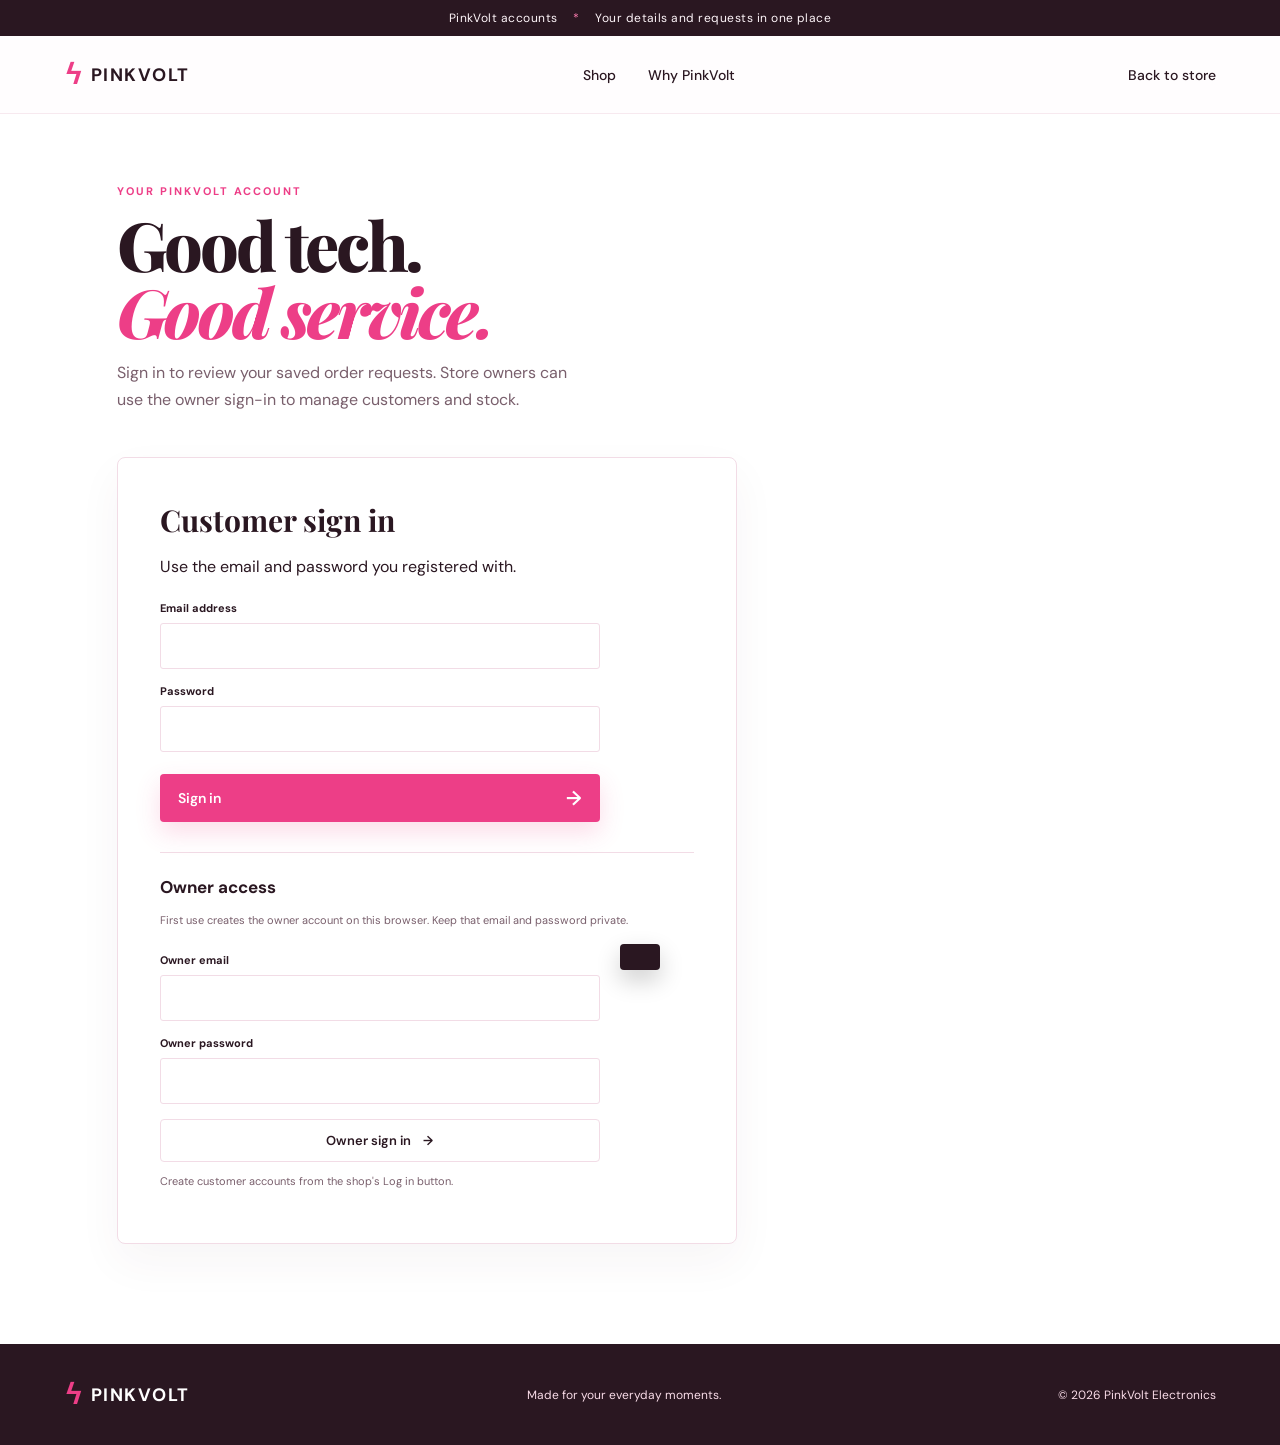
<file: electronics/account.html>
<!doctype html>
<html lang="en">
<head>
  <meta charset="utf-8"><meta name="viewport" content="width=device-width, initial-scale=1">
  <title>Account &amp; Owner | PinkVolt</title><link rel="preconnect" href="https://fonts.googleapis.com"><link rel="preconnect" href="https://fonts.gstatic.com" crossorigin>
  <link href="https://fonts.googleapis.com/css2?family=DM+Sans:wght@400;500;600;700&family=Playfair+Display:wght@700;800&display=swap" rel="stylesheet"><link rel="stylesheet" href="styles.css">
</head>
<body class="account-page">
  <div class="announcement">PinkVolt accounts <span>*</span> Your details and requests in one place</div>
  <header><a class="brand" href="index.html"><span class="bolt">ϟ</span> PINKVOLT</a><nav><a href="index.html#shop">Shop</a><a href="index.html#why-us">Why PinkVolt</a></nav><div class="header-actions"><a class="text-button" href="index.html">Back to store</a></div></header>
  <main class="account-main">
    <section class="account-intro"><p class="eyebrow">YOUR PINKVOLT ACCOUNT</p><h1>Good tech.<br><em>Good service.</em></h1><p>Sign in to review your saved order requests. Store owners can use the owner sign-in to manage customers and stock.</p></section>
    <section class="account-card"><div id="accountSignIn"><h2>Customer sign in</h2><p>Use the email and password you registered with.</p><form id="customerLoginForm"><label for="accountEmail">Email address</label><input id="accountEmail" type="email" required autocomplete="email"><label for="accountPassword">Password</label><input id="accountPassword" type="password" required autocomplete="current-password"><button class="primary-button" type="submit">Sign in <span>→</span></button></form><hr><h3>Owner access</h3><p class="hint">First use creates the owner account on this browser. Keep that email and password private.</p><form id="ownerLoginForm"><label for="ownerEmail">Owner email</label><input id="ownerEmail" type="email" required><label for="ownerPassword">Owner password</label><input id="ownerPassword" type="password" minlength="6" required><button class="secondary-button" type="submit">Owner sign in <span>→</span></button></form><p class="hint">Create customer accounts from the shop's Log in button.</p></div>
      <section id="customerPanel" class="dashboard" hidden><div class="dashboard-title"><div><p class="eyebrow">CUSTOMER ACCOUNT</p><h2>Welcome, <span id="customerName"></span></h2><p id="customerDetails"></p></div><button class="secondary-button logout-button">Log out</button></div><h3>Your order requests</h3><div id="myRequests" class="dashboard-list"></div></section>
      <section id="ownerPanel" class="dashboard" hidden><div class="dashboard-title"><div><p class="eyebrow">PRIVATE OWNER DASHBOARD</p><h2>PinkVolt overview</h2><p>Registered customers, their contact details, and what they have requested.</p></div><button class="secondary-button logout-button">Log out</button></div><div class="dashboard-columns"><section><h3>Customer accounts</h3><div id="customersList" class="dashboard-list"></div></section><section><h3>Order requests</h3><div id="requestsList" class="dashboard-list"></div></section></div><section class="inventory-section"><h3>Inventory and prices</h3><div id="inventoryList" class="inventory-list"></div><h3>Add new item</h3><form id="productForm" class="product-form"><label>Item name<input name="productName" required></label><label>Category<select name="category"><option>Phones</option><option>Audio</option><option>Computing</option><option>Home</option><option>Accessories</option></select></label><label>Price (KSh)<input name="price" type="number" min="1" required></label><label>Image URL (optional)<input name="image" type="url" placeholder="https://..."></label><button class="primary-button" type="submit">Add to inventory <span>+</span></button></form></section></section>
    </section>
  </main>
  <footer><a class="brand" href="index.html"><span class="bolt">ϟ</span> PINKVOLT</a><p>Made for your everyday moments.</p><p>© 2026 PinkVolt Electronics</p></footer><div class="toast" id="toast" role="status"></div><script src="app.js"></script>
</body></html>
</file>
<file: electronics/styles.css>
:root{--pink:#ed3e87;--deep:#2a1721;--pale:#fff3f8;--line:#f2dce6;--muted:#795f6c}*{box-sizing:border-box}html{scroll-behavior:smooth}body{margin:0;color:var(--deep);background:#fff;font-family:"DM Sans",sans-serif}.announcement{background:#2a1721;color:#fff6fa;text-align:center;font-size:12px;letter-spacing:.04em;padding:10px}.announcement span{color:#ff7eb2;margin:0 12px}header{height:78px;display:flex;align-items:center;justify-content:space-between;padding:0 clamp(22px,5vw,78px);border-bottom:1px solid #f7e9ef;position:sticky;top:0;background:#fffdfeee;z-index:10;backdrop-filter:blur(8px)}.brand{font-weight:700;letter-spacing:.08em;color:var(--deep);text-decoration:none;font-size:18px}.bolt{display:inline-grid;place-items:center;color:var(--pink);font-size:28px;vertical-align:-3px;margin-right:2px}nav{display:flex;gap:32px}nav a,.text-button{font:500 14px "DM Sans";color:var(--deep);text-decoration:none;background:none;border:0;cursor:pointer}.header-actions{display:flex;gap:18px;align-items:center}.cart-toggle{border:0;background:var(--pink);color:#fff;padding:11px 15px;border-radius:99px;font:600 13px "DM Sans";cursor:pointer}.cart-toggle span{display:inline-grid;place-items:center;background:#fff;color:var(--pink);width:19px;height:19px;border-radius:50%;margin-left:5px}.hero{min-height:590px;background:linear-gradient(105deg,#fff8fb 0%,#fff 52%,#ffe5f0 100%);display:grid;grid-template-columns:1.05fr .95fr;align-items:center;padding:65px clamp(22px,9vw,150px);overflow:hidden}.eyebrow{color:var(--pink);font-size:11px;font-weight:700;letter-spacing:.18em;margin:0 0 13px}.hero h1,.section-heading h2,.contact h2,.auth-modal h2{font:800 clamp(41px,5.1vw,72px)/.99 "Playfair Display",serif;letter-spacing:-.05em;margin:0}.hero h1 em{color:var(--pink);font-weight:700}.hero-text{max-width:420px;line-height:1.65;color:var(--muted);margin:26px 0 30px}.primary-button,.checkout{display:inline-flex;gap:30px;align-items:center;justify-content:space-between;text-decoration:none;color:#fff;background:var(--pink);border:0;border-radius:4px;padding:15px 18px;font:600 14px "DM Sans";cursor:pointer;box-shadow:0 10px 25px #ed3e8730;transition:.2s}.primary-button:hover,.checkout:hover{background:#d92770;transform:translateY(-2px)}.primary-button span,.checkout span{font-size:20px;line-height:12px}.hero-stats{display:flex;gap:42px;margin-top:53px}.hero-stats div{display:grid;gap:3px}.hero-stats strong{font-size:16px}.hero-stats span{font-size:11px;color:var(--muted)}.hero-art{height:440px;position:relative}.pink-orb{position:absolute;border-radius:50%;background:linear-gradient(140deg,#ff8fba,#e42d79)}.orb-one{width:350px;height:350px;right:5%;top:35px}.orb-two{width:130px;height:130px;background:#ffcee0;right:66%;top:8px}.phone{position:absolute;width:190px;height:385px;border-radius:31px;background:#21171d;right:26%;top:13px;padding:9px;box-shadow:25px 30px 45px #7628464a;transform:rotate(9deg)}.phone-camera{position:absolute;width:65px;height:18px;background:#21171d;border-radius:0 0 12px 12px;top:9px;left:62px;z-index:2}.phone-screen{height:100%;border-radius:24px;background:linear-gradient(160deg,#fa74ac,#ffc2d9 50%,#ffecf3);padding:29px 18px;display:flex;flex-direction:column;position:relative;overflow:hidden}.phone-screen span{font-size:10px}.phone-screen b{font:700 35px/1 "Playfair Display";letter-spacing:-.08em;margin-top:auto;margin-bottom:20px}.phone-screen i{position:absolute;font-style:normal;font-size:120px;color:#fff7;right:-22px;top:80px}.headphones{position:absolute;width:220px;height:210px;right:2%;bottom:8px;z-index:3;transform:rotate(-15deg)}.band{width:180px;height:155px;border:27px solid #f8edf2;border-bottom:0;border-radius:110px 110px 0 0;margin:auto;filter:drop-shadow(7px 10px 8px #6e233a38)}.ear{position:absolute;background:#fff8fa;width:66px;height:86px;border-radius:32px;bottom:2px;box-shadow:inset -8px -8px #f6dce7,7px 10px 10px #73253c30}.ear.left{left:11px}.ear.right{right:11px}.tag{position:absolute;right:0;top:42px;background:#fff;padding:13px 12px;color:var(--pink);font-size:10px;letter-spacing:.15em;line-height:1.45;box-shadow:0 8px 18px #8a334c25;transform:rotate(10deg)}.shop-section{padding:105px clamp(22px,7vw,112px)}.section-heading{display:flex;justify-content:space-between;align-items:end;margin-bottom:38px}.section-heading h2,.contact h2{font-size:38px}.filters{display:flex;gap:8px;flex-wrap:wrap}.filter{border:1px solid var(--line);border-radius:99px;background:#fff;padding:9px 14px;color:var(--muted);font:500 12px "DM Sans";cursor:pointer}.filter.active,.filter:hover{background:var(--deep);color:white;border-color:var(--deep)}.product-grid{display:grid;grid-template-columns:repeat(4,1fr);gap:20px}.product{animation:appear .4s ease both}.product-image{height:238px;border-radius:5px;background:#f8eef2;position:relative;overflow:hidden;display:grid;place-items:center}.product-image img{width:100%;height:100%;object-fit:cover;mix-blend-mode:multiply;transition:.4s}.product:hover img{transform:scale(1.06)}.product-badge{position:absolute;top:12px;left:12px;z-index:1;background:#fff;color:var(--pink);font-size:9px;font-weight:700;letter-spacing:.12em;padding:6px 8px}.product-info{padding:14px 2px 4px}.product-category{color:var(--pink);font-size:10px;font-weight:700;letter-spacing:.12em}.product-name{font-size:15px;font-weight:600;margin:5px 0}.product-bottom{display:flex;align-items:center;justify-content:space-between}.price{font-size:14px;font-weight:700}.add{border:0;border-radius:50%;width:31px;height:31px;background:var(--pale);color:var(--pink);font-size:20px;cursor:pointer;transition:.2s}.add:hover{background:var(--pink);color:white}.benefits{display:grid;grid-template-columns:repeat(3,1fr);gap:20px;background:var(--pale);padding:66px clamp(22px,9vw,145px)}.benefits div{text-align:center;padding:0 20px}.benefits span{display:block;color:var(--pink);font-size:32px}.benefits h3{font-size:15px;margin:10px 0 7px}.benefits p{font-size:13px;color:var(--muted);line-height:1.5;margin:0}.contact{display:flex;align-items:center;justify-content:space-between;padding:80px clamp(22px,9vw,145px)}.contact a{color:var(--deep);font-size:16px;text-decoration:none;border-bottom:2px solid var(--pink);padding:12px 0}.contact a strong{color:var(--pink);margin-left:8px}.contact a span{margin-left:10px;color:var(--pink)}footer{background:#2a1721;color:#f9dce8;display:flex;align-items:center;justify-content:space-between;padding:32px clamp(22px,5vw,78px);font-size:12px}footer .brand{color:#fff}footer p{margin:0}.cart-panel{position:fixed;right:0;top:0;width:min(420px,100vw);height:100vh;background:#fff;z-index:30;padding:30px;display:flex;flex-direction:column;transform:translateX(105%);transition:.35s;box-shadow:-15px 0 45px #5d1d3533}.cart-panel.open{transform:none}.cart-head{display:flex;justify-content:space-between;align-items:start;border-bottom:1px solid var(--line);padding-bottom:22px}.cart-head h2{font:700 32px "Playfair Display";margin:0}.close{border:0;background:transparent;color:var(--deep);font-size:32px;line-height:24px;cursor:pointer}.cart-items{flex:1;overflow:auto;padding:15px 0}.empty-cart{text-align:center;color:var(--muted);padding-top:90px}.empty-cart span{font-size:35px;color:var(--pink)}.empty-cart h3{font:600 17px "Playfair Display";color:var(--deep);margin:13px 0 5px}.empty-cart p{font-size:13px}.cart-line{display:grid;grid-template-columns:65px 1fr auto;gap:12px;padding:12px 0;border-bottom:1px solid #f8edf1}.cart-line img{width:65px;height:65px;object-fit:cover;border-radius:4px}.cart-line h3{font-size:13px;margin:4px 0}.cart-line p{font-size:12px;margin:0;color:var(--pink);font-weight:600}.quantity{display:flex;align-items:center;gap:7px;margin-top:9px}.quantity button{border:0;background:var(--pale);color:var(--pink);width:20px;height:20px;border-radius:50%;cursor:pointer}.remove{border:0;background:none;color:#b89ba8;cursor:pointer;font-size:17px}.cart-footer{border-top:1px solid var(--line);padding-top:20px}.total{display:flex;justify-content:space-between;margin-bottom:17px}.total span{color:var(--muted);font-size:13px}.total strong{font-size:17px}.checkout{width:100%;font-size:14px}.cart-footer small{display:block;text-align:center;color:var(--muted);font-size:10px;margin-top:13px}.overlay{position:fixed;inset:0;background:#32152155;z-index:25;opacity:0;pointer-events:none;transition:.3s}.overlay.show{opacity:1;pointer-events:auto}.auth-modal{position:fixed;width:min(440px,calc(100vw - 32px));z-index:40;left:50%;top:50%;transform:translate(-50%,-45%);opacity:0;pointer-events:none;background:#fff;padding:42px;border-radius:9px;box-shadow:0 30px 90px #46162c47;transition:.35s}.auth-modal.show{opacity:1;pointer-events:auto;transform:translate(-50%,-50%)}.auth-close{position:absolute;right:20px;top:20px}.auth-icon{color:var(--pink);font-size:36px}.auth-modal h2{font-size:38px;margin-bottom:16px}.auth-modal>p:not(.eyebrow):not(.switch-copy){font-size:14px;line-height:1.55;color:var(--muted)}form{display:grid;gap:8px;margin-top:24px}label{font-size:11px;font-weight:700;color:var(--deep)}input{padding:13px;border:1px solid var(--line);font:14px "DM Sans";border-radius:3px;margin-bottom:7px;outline-color:var(--pink)}form .primary-button{margin-top:7px}.switch-copy{text-align:center;font-size:12px;color:var(--muted);margin:21px 0 0}.switch-copy button{border:0;background:none;color:var(--pink);font-weight:700;cursor:pointer}.toast{position:fixed;z-index:50;left:50%;bottom:30px;transform:translate(-50%,100px);background:var(--deep);color:white;padding:13px 20px;border-radius:4px;font-size:13px;transition:.3s;box-shadow:0 10px 25px #0003}.toast.show{transform:translate(-50%,0)}@keyframes appear{from{opacity:0;transform:translateY(8px)}to{opacity:1;transform:none}}@media(max-width:800px){nav{display:none}.hero{grid-template-columns:1fr;padding-top:55px}.hero-art{height:360px;margin-top:20px}.product-grid{grid-template-columns:repeat(2,1fr)}.section-heading{align-items:start;gap:20px;flex-direction:column}.contact{gap:25px;align-items:start;flex-direction:column}.phone{right:25%}.benefits{padding:45px 18px}.benefits div{padding:0 5px}}@media(max-width:480px){header{height:68px;padding:0 18px}.text-button{display:none}.brand{font-size:15px}.hero{padding:48px 24px}.hero h1{font-size:46px}.hero-stats{margin-top:35px}.hero-art{transform:scale(.82);transform-origin:left top;width:122%;margin-bottom:-60px}.shop-section{padding:70px 20px}.product-image{height:170px}.contact{padding:60px 24px}footer{flex-direction:column;gap:14px;text-align:center}.auth-modal{padding:34px 25px}}

/* Account page and owner tools */
.account-main{max-width:1200px;margin:0 auto;padding:70px clamp(22px,6vw,80px) 100px;min-height:70vh}.account-intro{max-width:620px;margin-bottom:44px}.account-intro h1{font:800 clamp(42px,6vw,68px)/.98 "Playfair Display",serif;letter-spacing:-.05em;margin:0}.account-intro h1 em{color:var(--pink)}.account-intro>p:last-child{max-width:470px;color:var(--muted);line-height:1.65}.account-card,.dashboard{background:#fff;border:1px solid var(--line);border-radius:8px;padding:clamp(24px,4vw,42px);box-shadow:0 18px 45px #58243a0c}.account-card{max-width:620px}.account-card h2,.dashboard h2{font:700 30px "Playfair Display";margin:0 0 8px}.account-card>p,.dashboard-title p{color:var(--muted);font-size:13px;line-height:1.5}.account-card form{max-width:440px}.account-card hr{border:0;border-top:1px solid var(--line);margin:30px 0 23px}.account-card h3,.dashboard h3{margin:0 0 14px;font-size:17px}.account-card .hint{font-size:11px;color:var(--muted);line-height:1.55}.secondary-button{display:inline-flex;align-items:center;justify-content:center;gap:12px;background:#fff;border:1px solid var(--line);border-radius:4px;padding:12px 16px;color:var(--deep);font:600 13px "DM Sans";cursor:pointer;text-decoration:none}.secondary-button:hover{border-color:var(--pink);color:var(--pink)}.account-card [hidden],.dashboard[hidden]{display:none!important}.dashboard-title{display:flex;justify-content:space-between;align-items:center;gap:20px;padding-bottom:24px;border-bottom:1px solid var(--line);margin-bottom:28px}.dashboard-title h2{margin:0}.dashboard-title>div>p:last-child{margin-bottom:0}.dashboard-columns{display:grid;grid-template-columns:1fr 1.25fr;gap:30px;margin:30px 0}.dashboard-list{display:grid;gap:10px}.dashboard-card{border:1px solid var(--line);border-radius:5px;padding:15px}.dashboard-card>div{display:flex;justify-content:space-between;align-items:center;gap:12px}.dashboard-card>div span,.inventory-row small{font-size:10px;color:var(--muted)}.dashboard-card p{font-size:12px;line-height:1.5;color:var(--muted);overflow-wrap:anywhere}.dashboard-card>strong{font-size:12px}.dashboard-card select{margin-left:10px;border:1px solid var(--line);padding:6px;border-radius:3px}.inventory-section{border-top:1px solid var(--line);padding-top:25px}.inventory-list{display:grid;grid-template-columns:repeat(2,1fr);gap:8px;margin-bottom:30px}.inventory-row{display:flex;align-items:center;justify-content:space-between;gap:12px;padding:10px;border:1px solid var(--line);border-radius:4px}.inventory-row>span{display:grid;gap:4px;font-size:12px}.inventory-row label{display:grid;gap:4px;max-width:125px;font-size:10px}.inventory-row input{width:100%;padding:8px;margin:0}.product-form{max-width:700px;grid-template-columns:repeat(2,minmax(0,1fr));align-items:end}.product-form label{display:grid;gap:7px}.product-form input,.product-form select{padding:12px;border:1px solid var(--line);border-radius:3px;font:14px "DM Sans";outline-color:var(--pink)}.product-form .primary-button{margin:0}.account-page footer{margin-top:0}
@media(max-width:800px){.dashboard-columns{grid-template-columns:1fr}.inventory-list{grid-template-columns:1fr}.account-main{padding-top:48px}}
@media(max-width:480px){.product-form{grid-template-columns:1fr}.dashboard-title{align-items:flex-start;flex-direction:column}.account-card{padding:24px 20px}}
</file>
